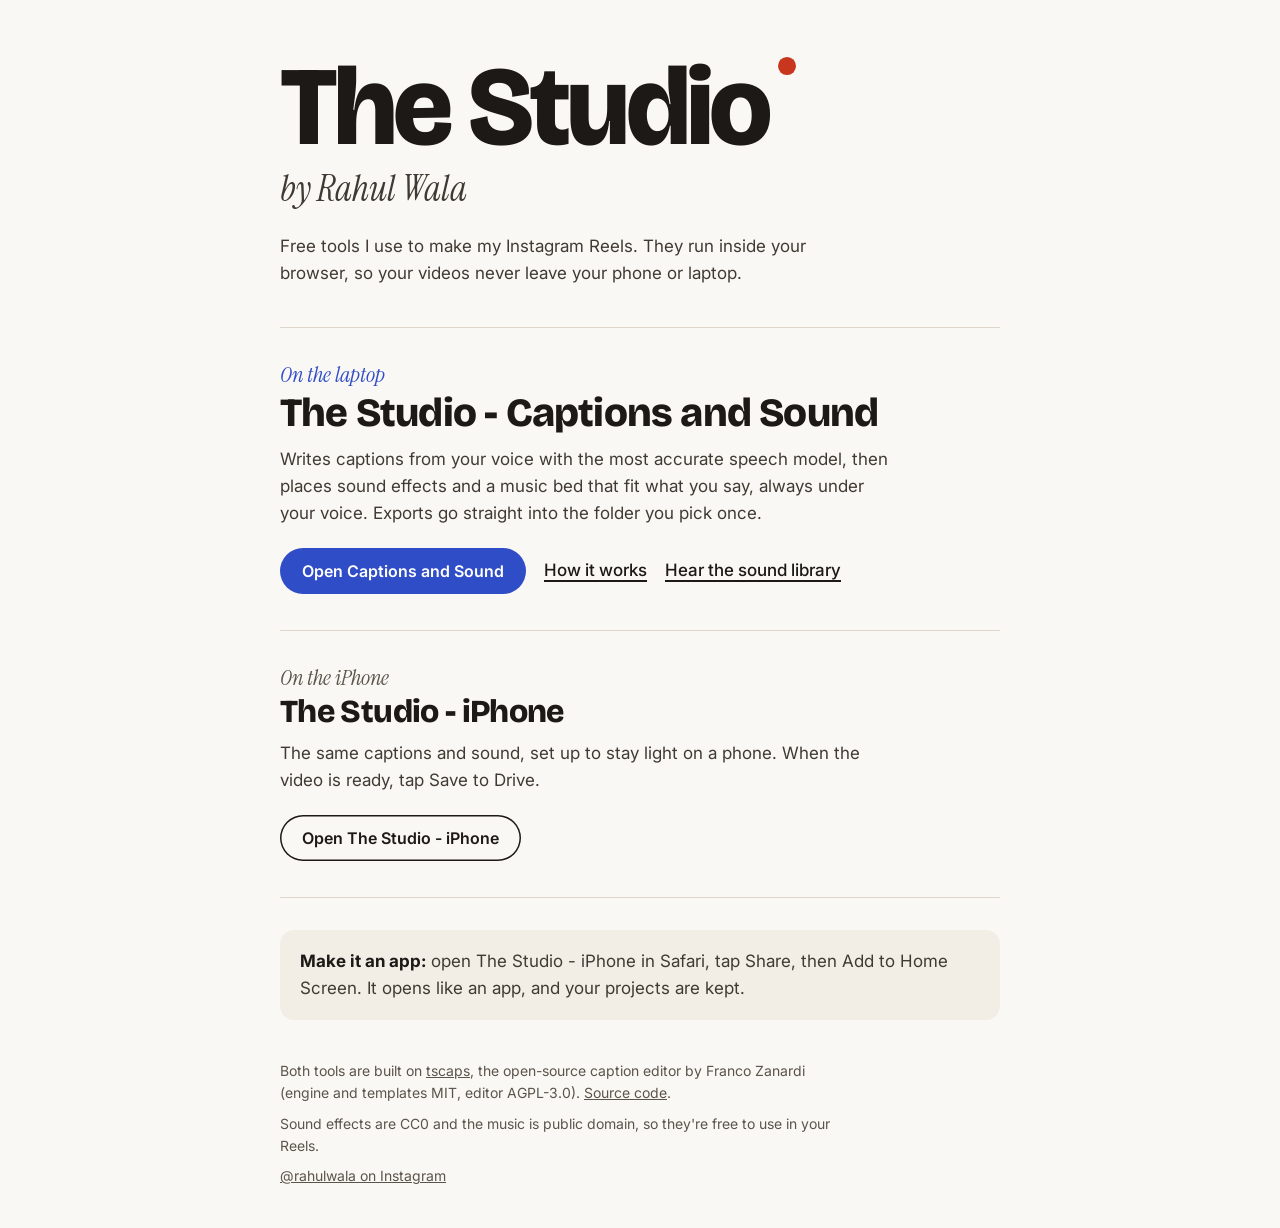
<file: index.html>
<!doctype html>
<html lang="en-GB">
<head>
<meta charset="utf-8">
<meta name="viewport" content="width=device-width, initial-scale=1, viewport-fit=cover">
<title>The Studio by Rahul Wala</title>
<meta name="description" content="Free tools by Rahul Wala for making Instagram Reels: captions, sound effects and music, on the laptop and the iPhone. They run in your browser, so your videos never leave your device.">
<link rel="icon" href="favicon.svg" type="image/svg+xml">
<link rel="preconnect" href="https://fonts.googleapis.com">
<link rel="preconnect" href="https://fonts.gstatic.com" crossorigin>
<link href="https://fonts.googleapis.com/css2?family=Bricolage+Grotesque:opsz,wght@12..96,500;12..96,800&family=Inter:wght@400;500;600&family=Instrument+Serif:ital@1&display=swap" rel="stylesheet">
<style>
  :root {
    --paper: #faf8f4; --paper-2: #f2eee6; --ink: #1c1916; --ink-2: #403a33; --ink-3: #5a544b;
    --rule: #ddd6c9; --accent: #2f4dc7; --accent-ink: #ffffff; --rec: #c8361d;
    --display: 'Bricolage Grotesque', system-ui, sans-serif;
    --body: 'Inter', system-ui, sans-serif;
    --serif: 'Instrument Serif', Georgia, serif;
    color-scheme: light;
  }
  @media (prefers-color-scheme: dark) {
    :root {
      --paper: #08080b; --paper-2: #131318; --ink: #f5f5f5; --ink-2: #cccccc; --ink-3: #a1a1a1;
      --rule: #2a2a33; --accent: #7d97ee; --accent-ink: #08080b; --rec: #ff6b52;
      color-scheme: dark;
    }
  }
  * { box-sizing: border-box; }
  html { -webkit-text-size-adjust: 100%; }
  body {
    margin: 0; background: var(--paper); color: var(--ink);
    font: 400 17px/1.6 var(--body);
    padding: max(24px, env(safe-area-inset-top)) 16px max(32px, env(safe-area-inset-bottom));
  }
  main { max-width: 720px; margin: 0 auto; }
  a { color: inherit; }
  a:focus-visible, .btn:focus-visible { outline: 3px solid var(--accent); outline-offset: 3px; border-radius: 6px; }

  header { padding: 32px 0 40px; border-bottom: 1px solid var(--rule); }
  .mark {
    font: 800 clamp(56px, 16vw, 112px)/0.92 var(--display);
    letter-spacing: -0.035em; margin: 0;
  }
  .mark .rec {
    display: inline-block; width: 0.16em; height: 0.16em; border-radius: 50%;
    background: var(--rec); vertical-align: 0.62em; margin-left: 0.08em;
    animation: rec 2.4s ease-in-out infinite;
  }
  @keyframes rec { 0%, 55% { opacity: 1; } 70%, 85% { opacity: 0.15; } 100% { opacity: 1; } }
  .by { font: italic 400 clamp(26px, 6vw, 36px)/1.1 var(--serif); margin: 10px 0 0; color: var(--ink-2); }
  .lead { margin: 24px 0 0; max-width: 34em; color: var(--ink-2); }

  .tool { padding: 36px 0; border-bottom: 1px solid var(--rule); }
  .tool h2 { font: 800 clamp(30px, 7vw, 40px)/1.05 var(--display); letter-spacing: -0.02em; margin: 0; }
  .tool .start { font: italic 400 22px/1 var(--serif); color: var(--accent); margin: 0 0 6px; }
  .tool.second .start { color: var(--ink-3); }
  .tool p { margin: 12px 0 0; max-width: 36em; color: var(--ink-2); }
  .actions { display: flex; flex-wrap: wrap; gap: 10px 18px; align-items: center; margin-top: 20px; }
  .btn {
    display: inline-block; text-decoration: none; font: 600 16px/1 var(--body);
    padding: 15px 22px; border-radius: 999px; background: var(--accent); color: var(--accent-ink);
  }
  .btn.quiet { background: transparent; color: var(--ink); box-shadow: inset 0 0 0 1.5px var(--ink); }
  .link { font-weight: 500; text-underline-offset: 4px; text-decoration-thickness: 1.5px; }
  .tool.second h2 { font-size: clamp(26px, 6vw, 32px); }

  .phone { margin: 32px 0 0; padding: 18px 20px; background: var(--paper-2); border-radius: 14px; color: var(--ink-2); }
  .phone strong { color: var(--ink); }

  footer { margin-top: 40px; font-size: 14px; line-height: 1.6; color: var(--ink-3); }
  footer p { margin: 0 0 8px; max-width: 40em; }

  @media (prefers-reduced-motion: reduce) { .mark .rec { animation: none; } }
</style>
</head>
<body>
<main>
  <header>
    <h1 class="mark">The Studio<span class="rec" aria-hidden="true"></span></h1>
    <p class="by">by Rahul Wala</p>
    <p class="lead">Free tools I use to make my Instagram Reels. They run inside your browser, so your videos never leave your phone or laptop.</p>
  </header>

  <section class="tool" aria-labelledby="laptop">
    <p class="start">On the laptop</p>
    <h2 id="laptop">The Studio - Captions and Sound</h2>
    <p>Writes captions from your voice with the most accurate speech model, then places sound effects and a music bed that fit what you say, always under your voice. Exports go straight into the folder you pick once.</p>
    <div class="actions">
      <a class="btn" href="/captions-and-sound/">Open Captions and Sound</a>
      <a class="link" href="/The-Studio_SoundSFX/how-it-works.html">How it works</a>
      <a class="link" href="/The-Studio_SoundSFX/sounds/listen.html">Hear the sound library</a>
    </div>
  </section>

  <section class="tool second" aria-labelledby="iphone">
    <p class="start">On the iPhone</p>
    <h2 id="iphone">The Studio - iPhone</h2>
    <p>The same captions and sound, set up to stay light on a phone. When the video is ready, tap Save to Drive.</p>
    <div class="actions">
      <a class="btn quiet" href="/iphone/">Open The Studio - iPhone</a>
    </div>
  </section>

  <p class="phone"><strong>Make it an app:</strong> open The Studio - iPhone in Safari, tap Share, then Add to Home Screen. It opens like an app, and your projects are kept.</p>

  <footer>
    <p>Both tools are built on <a href="https://github.com/francozanardi/tscaps">tscaps</a>, the open-source caption editor by Franco Zanardi (engine and templates MIT, editor AGPL-3.0). <a href="https://github.com/rahulwala10/The-Studio_SoundSFX">Source code</a>.</p>
    <p>Sound effects are CC0 and the music is public domain, so they're free to use in your Reels.</p>
    <p><a href="https://www.instagram.com/rahulwala/">@rahulwala on Instagram</a></p>
  </footer>
</main>
</body>
</html>
</file>
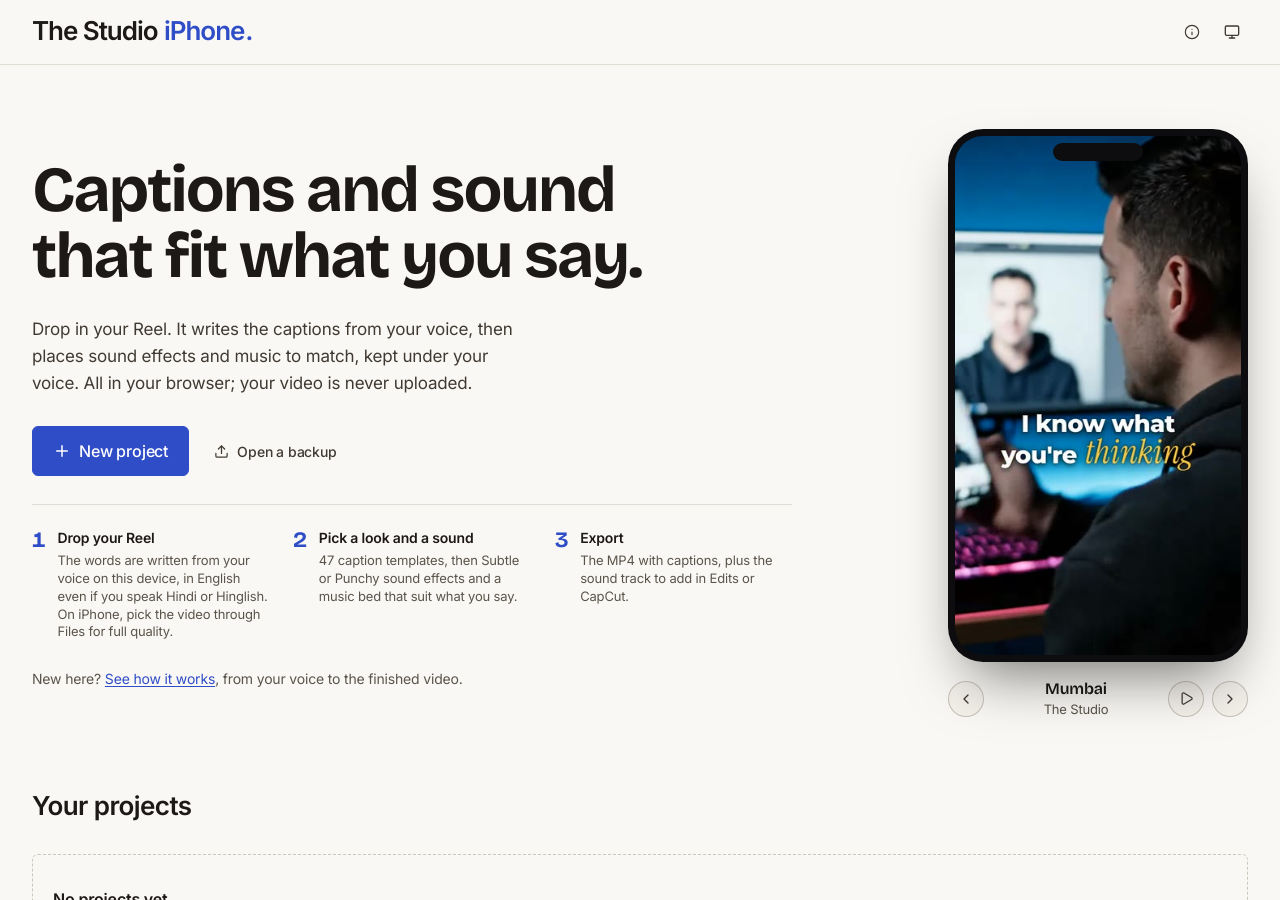
<file: iphone/index.html>
<!doctype html>
<html lang="en">
  <head>
    <meta charset="UTF-8" />
    <script>
      (function () {
        // GitHub Pages may serve this site under a differently-cased path.
        // The router needs the exact base, so normalise it once.
        var base = '/iphone/';
        // A reload deep inside a tool hosted in the home site (/iphone/...)
        // reaches the home site's 404.html, which sends it back here as
        // ?__path=/iphone/...; put the real address back before the app starts.
        try {
          var back = new URLSearchParams(location.search).get('__path');
          if (back && back.toLowerCase().indexOf(base.toLowerCase()) === 0) history.replaceState(null, '', back);
        } catch (e) {}
        var p = location.pathname;
        if (p.toLowerCase().indexOf(base.toLowerCase()) === 0 && p.indexOf(base) !== 0) {
          location.replace(base + p.slice(base.length) + location.search + location.hash);
        } else if (p + '/' === base) {
          location.replace(base + location.search + location.hash);
        }
      })();
    </script>
    
    <meta name="viewport" content="width=device-width, initial-scale=1.0" />
    <link rel="icon" type="image/svg+xml" href="/iphone/favicon.svg" />
    <link rel="apple-touch-icon" href="/iphone/apple-touch-icon.png" />
    <meta name="apple-mobile-web-app-title" content="Studio iPhone" />
    <meta name="application-name" content="The Studio - iPhone" />
    <title>The Studio - iPhone · captions, sound effects and music for Reels</title>
    <meta name="description" content="The Studio - iPhone: captions, sound effects and background music placed to fit what you say, for Instagram Reels, by Rahul Wala. Built on tscaps by Franco Zanardi." />
    <meta name="theme-color" content="#08080B" media="(prefers-color-scheme: dark)" />
    <meta name="theme-color" content="#FAF8F4" media="(prefers-color-scheme: light)" />
    <script>
      (function () {
        try {
          var stored = localStorage.getItem('tscaps:theme');
          var theme = stored === 'light' || stored === 'dark'
            ? stored
            : (window.matchMedia('(prefers-color-scheme: light)').matches ? 'light' : 'dark');
          document.documentElement.setAttribute('data-theme', theme);
        } catch (_) {
          document.documentElement.setAttribute('data-theme', 'dark');
        }
      })();
    </script>
    <style>
      .app-boot-splash {
        position: fixed;
        inset: 0;
        font-family: 'Inter', system-ui, -apple-system, sans-serif;
        font-weight: 600;
        letter-spacing: -0.04em;
        font-size: 1.5rem;
        display: flex;
        align-items: center;
        justify-content: center;
        background: rgb(8, 8, 11);
        color: rgb(245, 245, 245);
      }
      [data-theme="light"] .app-boot-splash {
        background: rgb(250, 248, 244);
        color: rgb(20, 20, 24);
      }
      .app-boot-splash__mark {
        display: inline-flex;
        align-items: baseline;
      }
      .app-boot-splash__accent { color: rgb(91, 123, 230); }
      .app-boot-splash__dot {
        color: rgb(91, 123, 230);
        margin-left: 1px;
        animation: app-boot-splash-dot-blink 1.4s ease-in-out infinite;
      }
      @keyframes app-boot-splash-dot-blink {
        0%, 100% { opacity: 1; }
        50% { opacity: 0.25; }
      }
    </style>
    <script type="module" crossorigin src="/iphone/assets/index-D7Rji69L.js"></script>
    <link rel="modulepreload" crossorigin href="/iphone/assets/index-YXPST7q1.js">
  </head>
  <body>
    <div id="root">
      <div class="app-boot-splash" role="status" aria-label="Loading">
        <span class="app-boot-splash__mark">
          <span>The Studio</span>
          <span class="app-boot-splash__accent" style="margin-left:0.25em">Sound</span>
          <span class="app-boot-splash__dot">.</span>
        </span>
      </div>
    </div>
  </body>
</html>
</file>
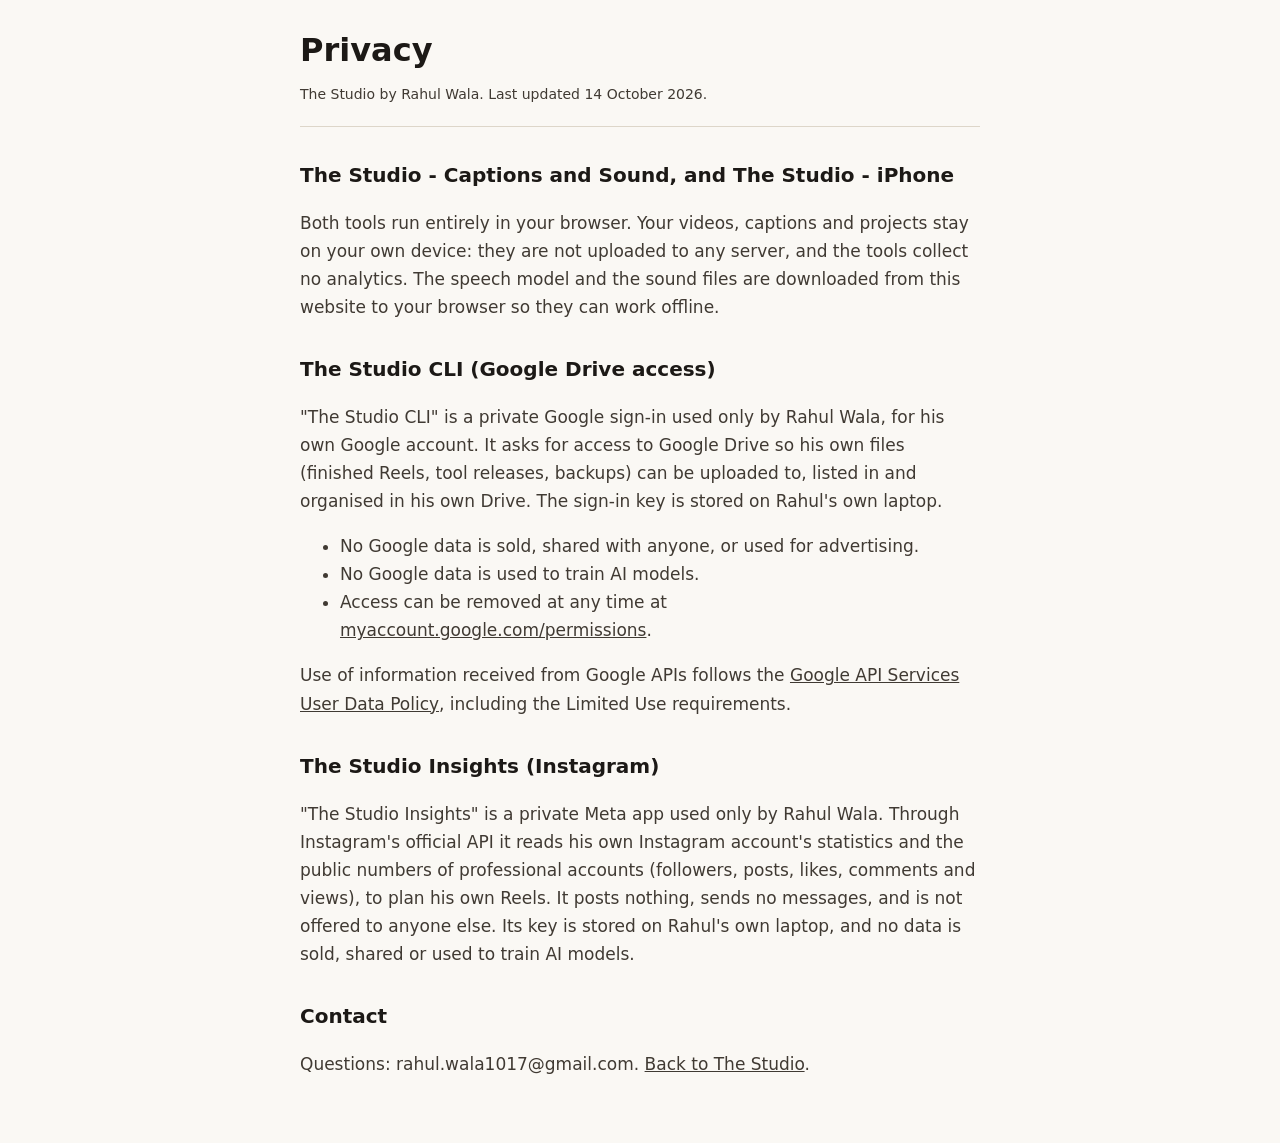
<file: privacy.html>
<!doctype html>
<html lang="en-GB">
<head>
<meta charset="utf-8">
<meta name="viewport" content="width=device-width, initial-scale=1">
<title>Privacy: The Studio by Rahul Wala</title>
<link rel="icon" href="favicon.svg" type="image/svg+xml">
<style>
  :root { --paper: #faf8f4; --ink: #1c1916; --ink-2: #403a33; --rule: #ddd6c9; color-scheme: light; }
  @media (prefers-color-scheme: dark) { :root { --paper: #08080b; --ink: #f5f5f5; --ink-2: #cccccc; --rule: #2a2a33; color-scheme: dark; } }
  body { margin: 0; background: var(--paper); color: var(--ink); font: 400 17px/1.65 system-ui, sans-serif; padding: 32px 16px 48px; }
  main { max-width: 680px; margin: 0 auto; }
  h1 { font-size: 32px; line-height: 1.15; margin: 0 0 8px; }
  h2 { font-size: 20px; margin: 32px 0 6px; }
  p, li { color: var(--ink-2); }
  a { color: inherit; }
  .updated { font-size: 14px; border-bottom: 1px solid var(--rule); padding-bottom: 20px; }
</style>
</head>
<body>
<main>
  <h1>Privacy</h1>
  <p class="updated">The Studio by Rahul Wala. Last updated 14 October 2026.</p>

  <h2>The Studio - Captions and Sound, and The Studio - iPhone</h2>
  <p>Both tools run entirely in your browser. Your videos, captions and projects stay on your own device: they are not uploaded to any server, and the tools collect no analytics. The speech model and the sound files are downloaded from this website to your browser so they can work offline.</p>

  <h2>The Studio CLI (Google Drive access)</h2>
  <p>"The Studio CLI" is a private Google sign-in used only by Rahul Wala, for his own Google account. It asks for access to Google Drive so his own files (finished Reels, tool releases, backups) can be uploaded to, listed in and organised in his own Drive. The sign-in key is stored on Rahul's own laptop.</p>
  <ul>
    <li>No Google data is sold, shared with anyone, or used for advertising.</li>
    <li>No Google data is used to train AI models.</li>
    <li>Access can be removed at any time at <a href="https://myaccount.google.com/permissions">myaccount.google.com/permissions</a>.</li>
  </ul>
  <p>Use of information received from Google APIs follows the <a href="https://developers.google.com/terms/api-services-user-data-policy">Google API Services User Data Policy</a>, including the Limited Use requirements.</p>

  <h2>The Studio Insights (Instagram)</h2>
  <p>"The Studio Insights" is a private Meta app used only by Rahul Wala. Through Instagram's official API it reads his own Instagram account's statistics and the public numbers of professional accounts (followers, posts, likes, comments and views), to plan his own Reels. It posts nothing, sends no messages, and is not offered to anyone else. Its key is stored on Rahul's own laptop, and no data is sold, shared or used to train AI models.</p>

  <h2>Contact</h2>
  <p>Questions: rahul.wala1017@gmail.com. <a href="./">Back to The Studio</a>.</p>
</main>
</body>
</html>
</file>
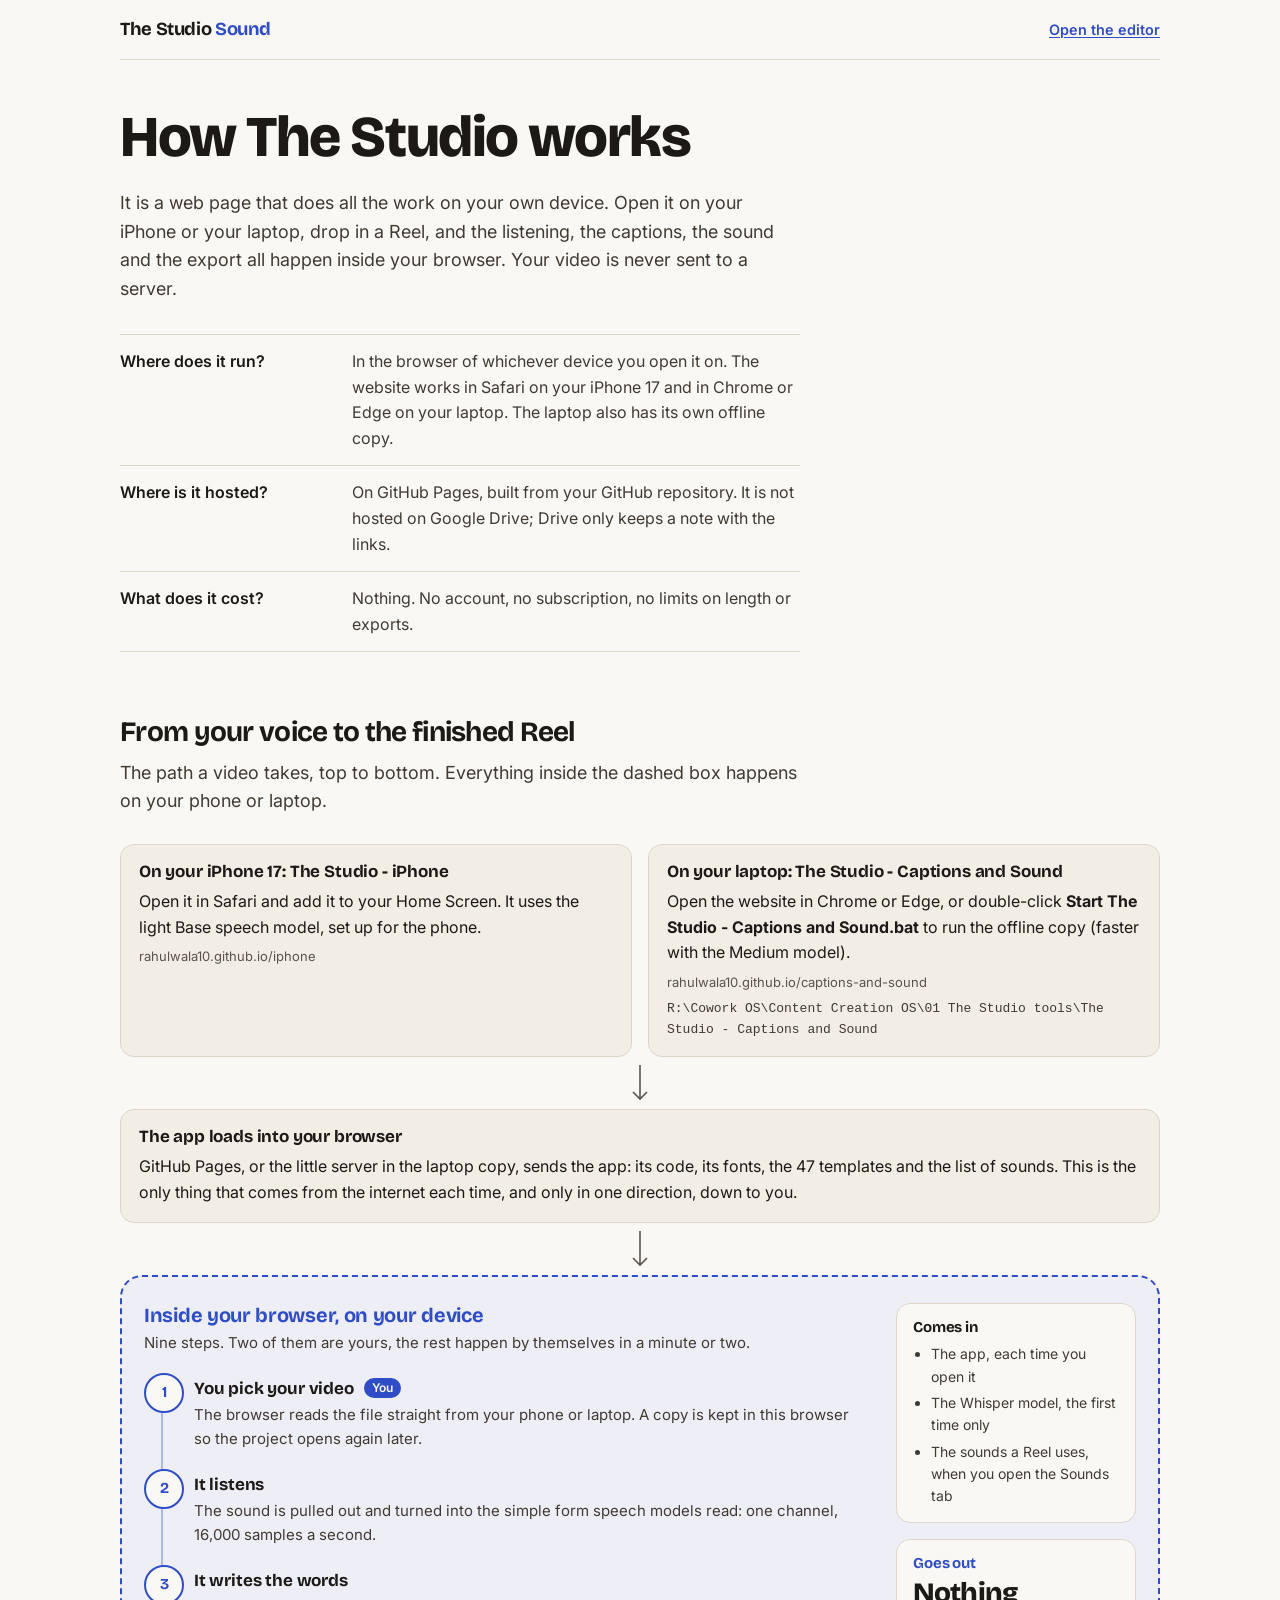
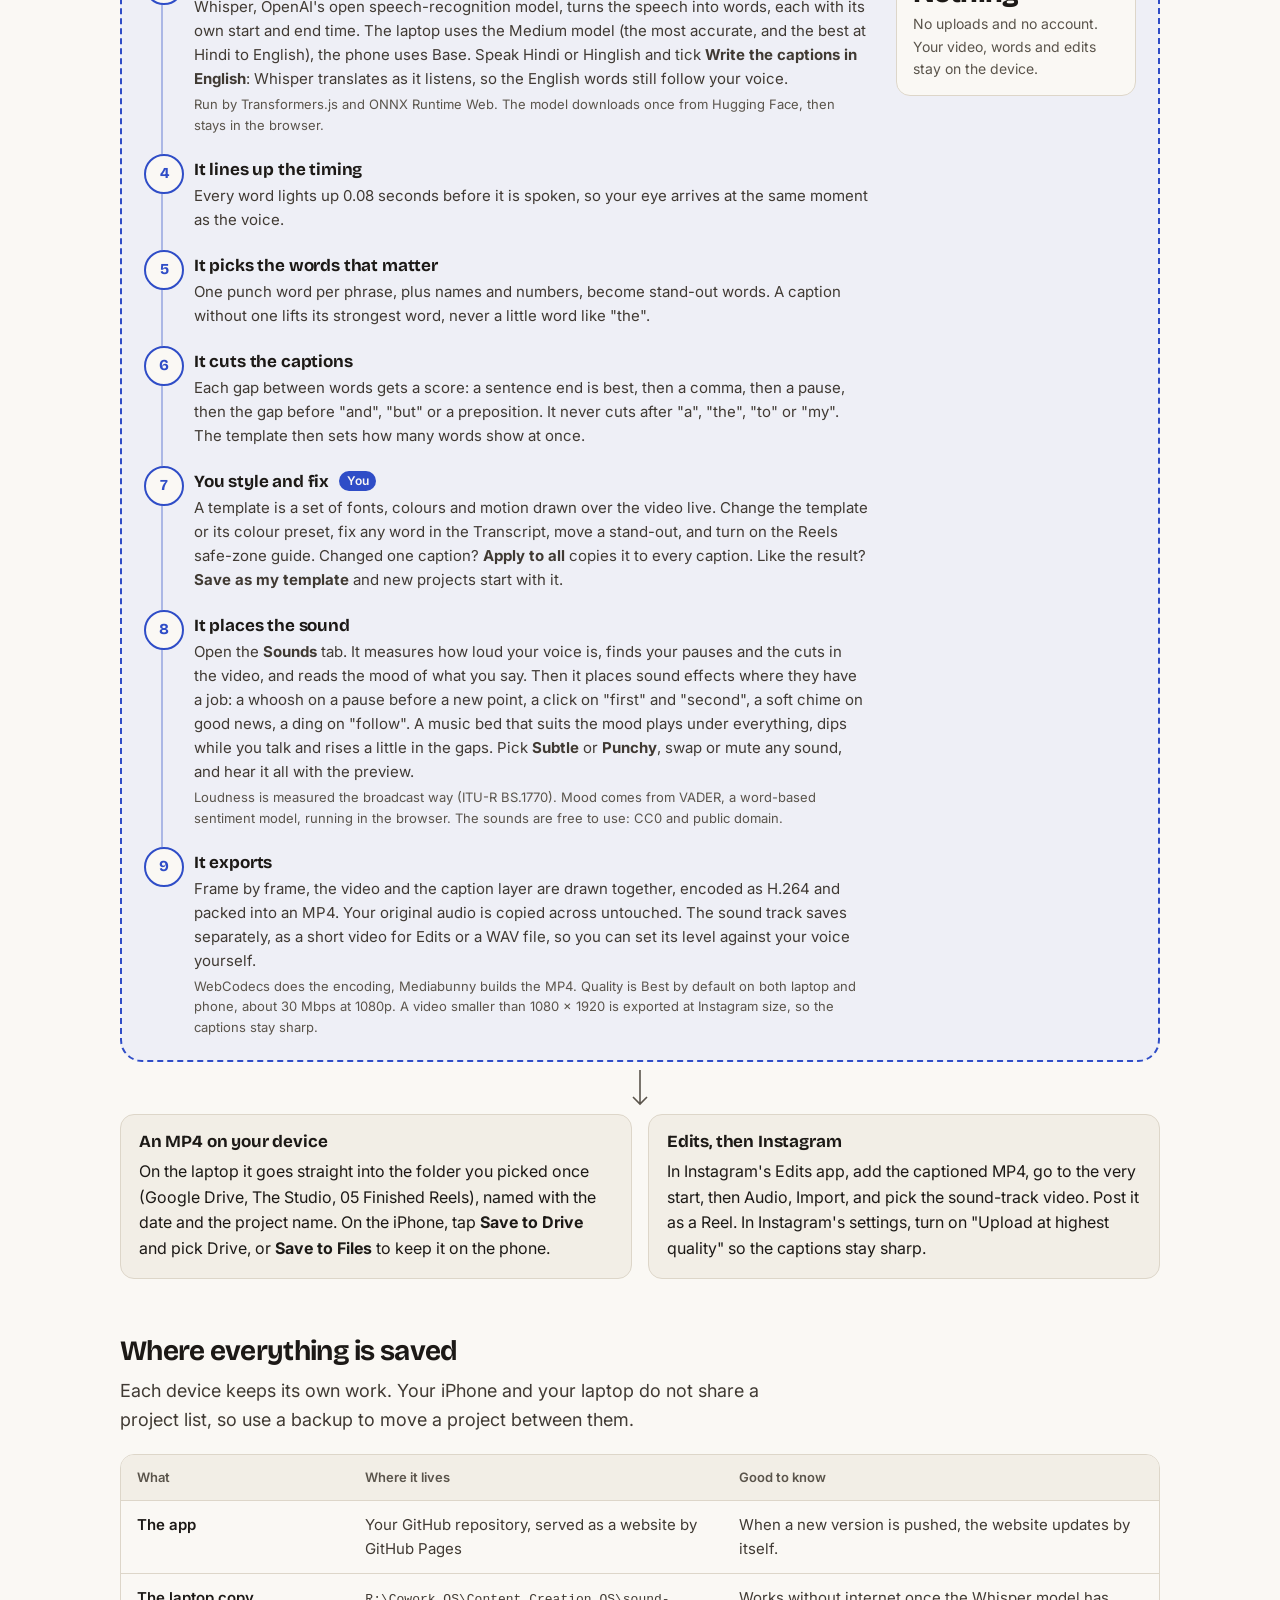
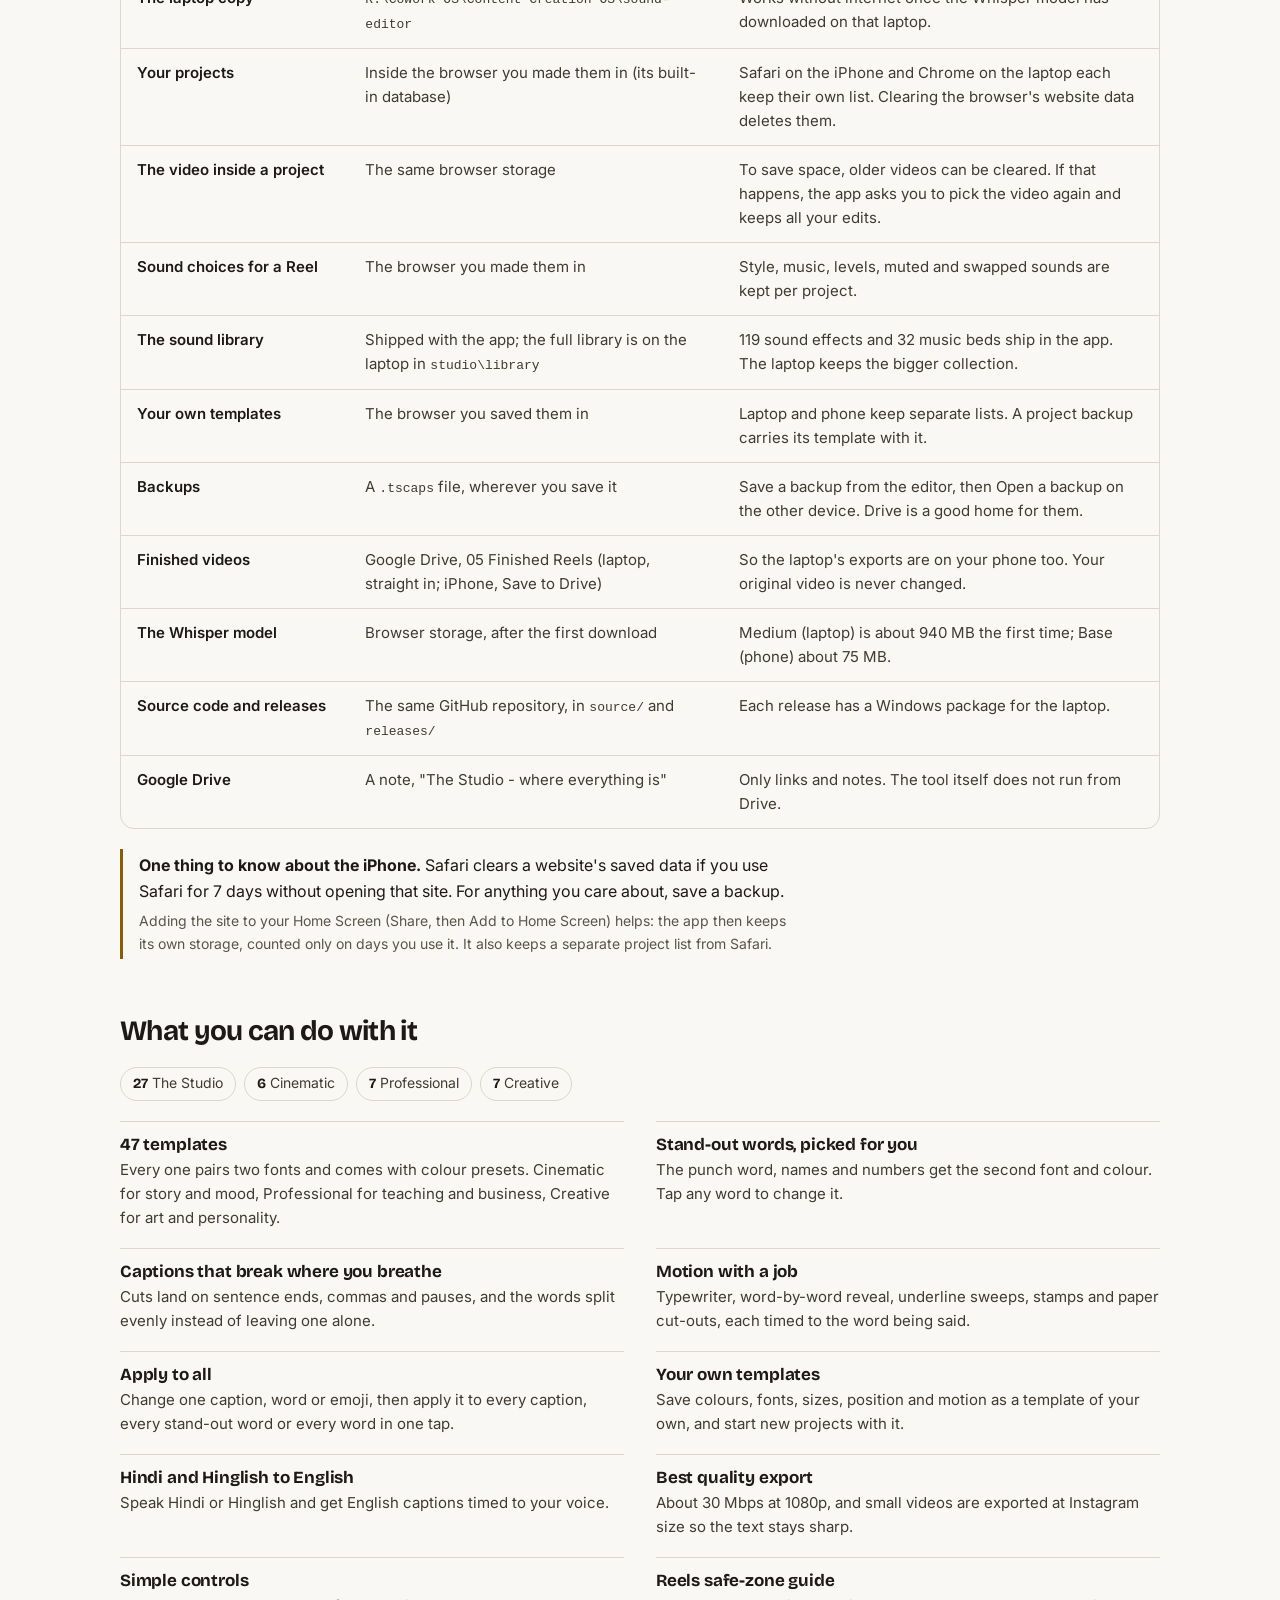
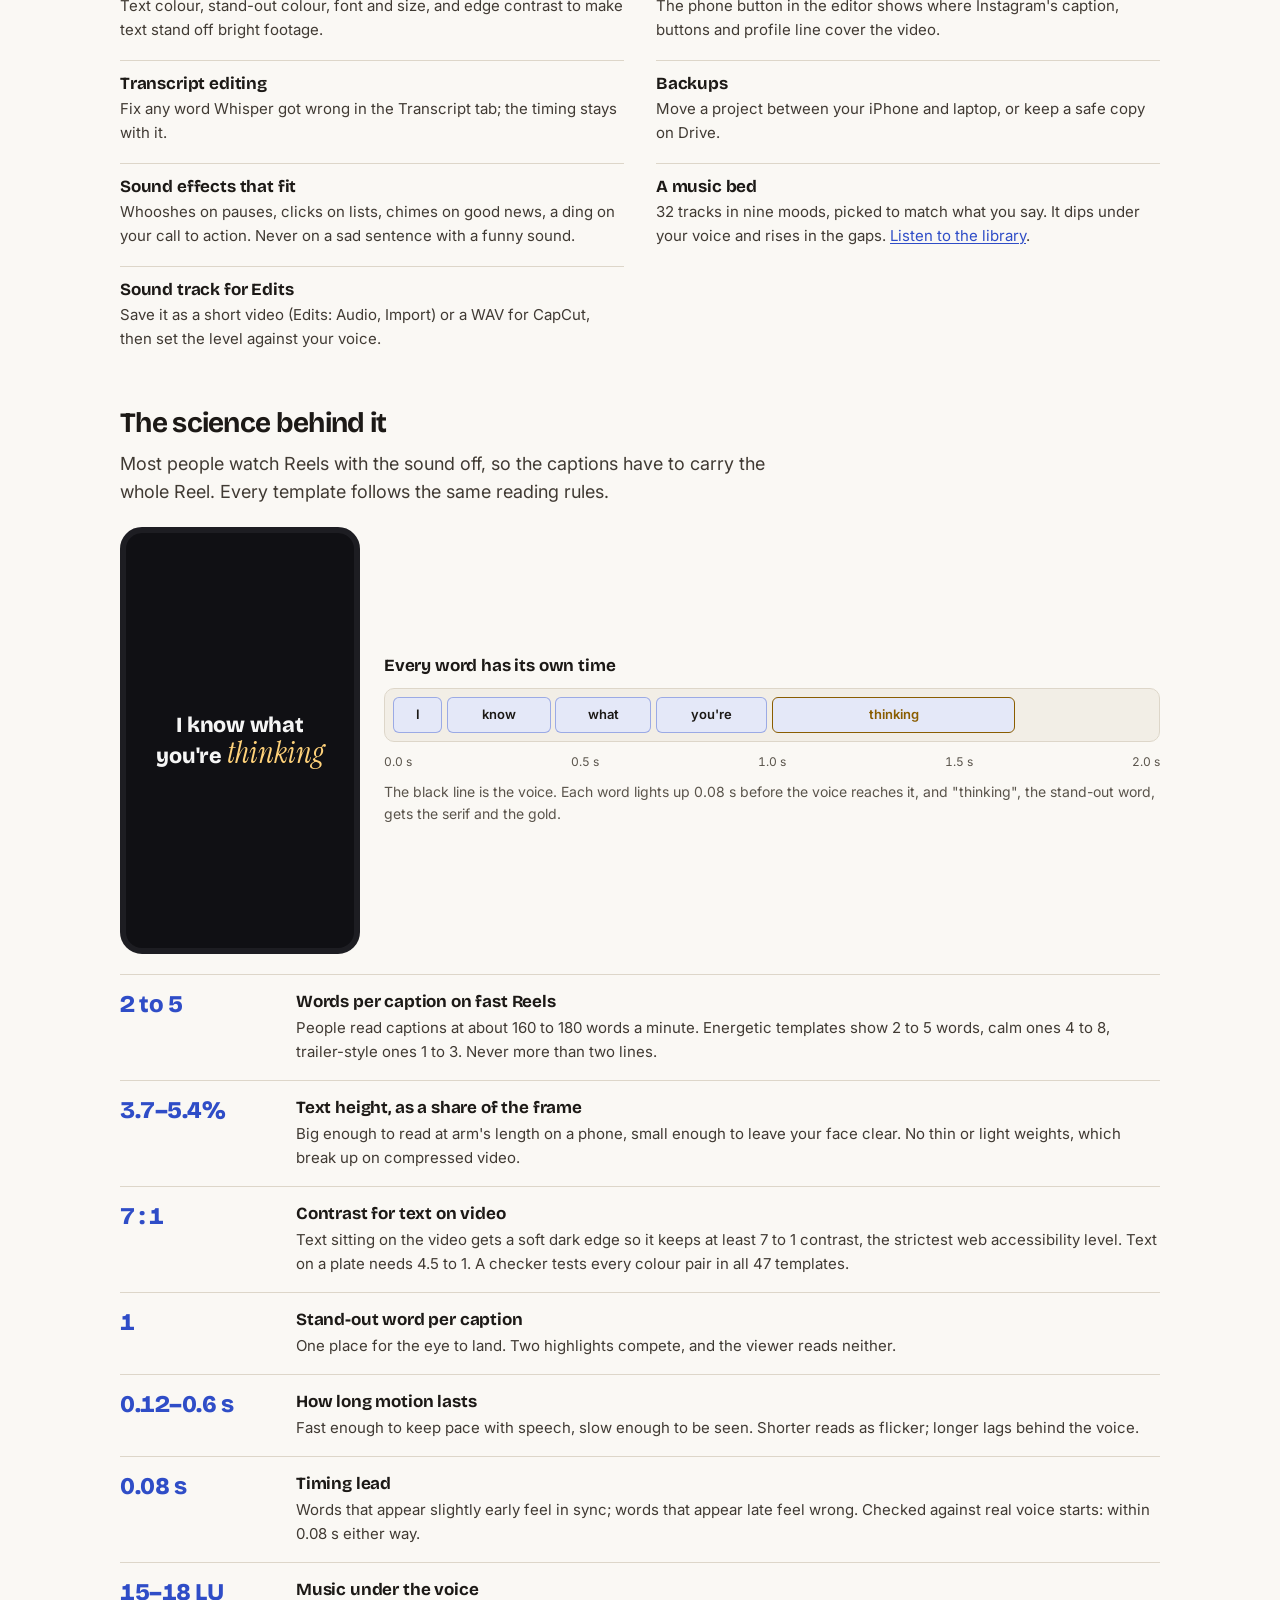
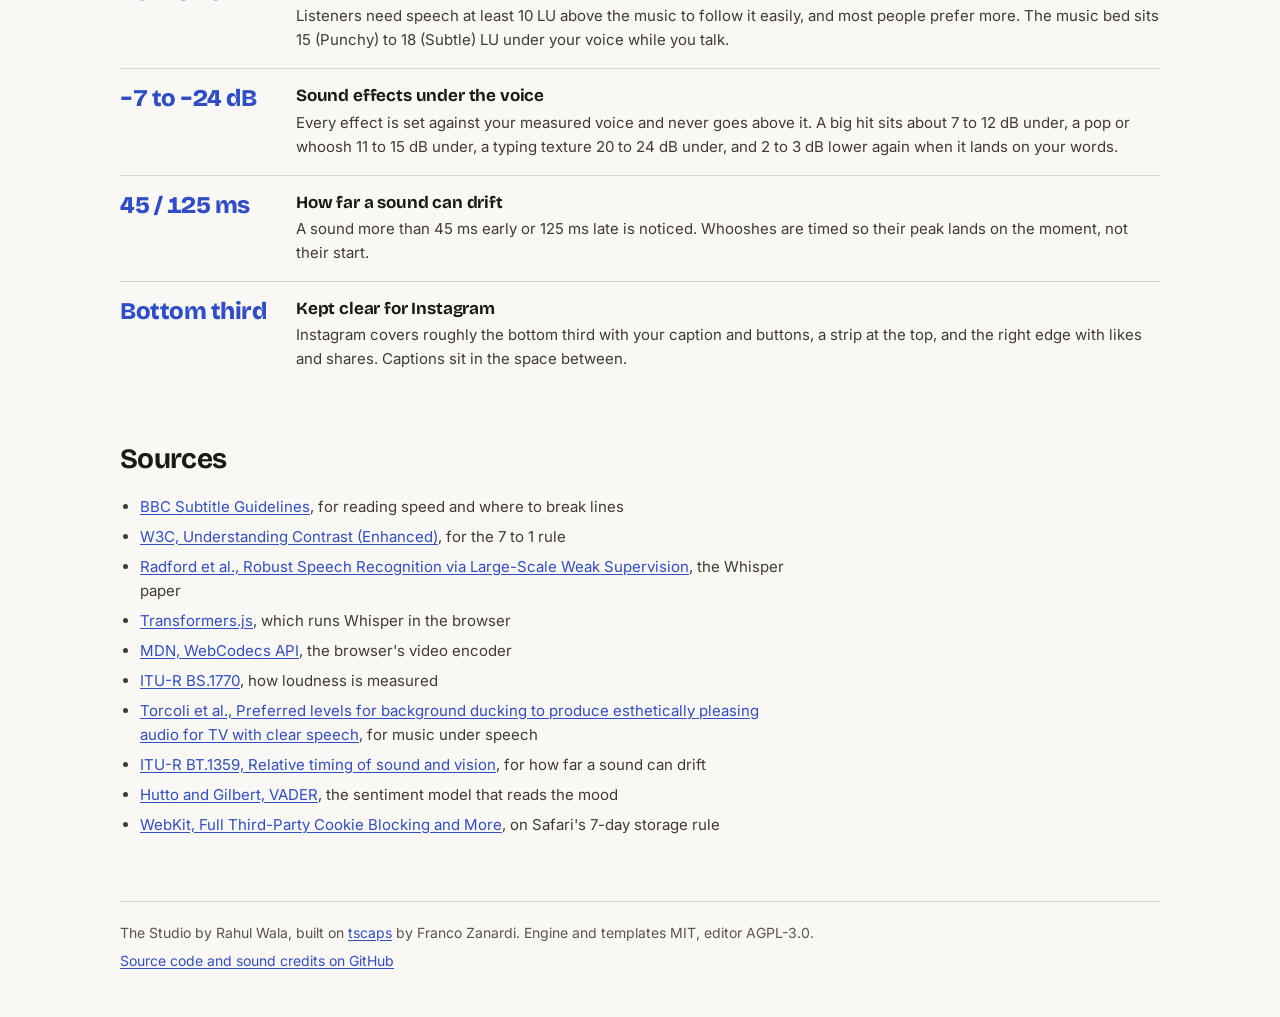
<file: iphone/how-it-works.html>
<!doctype html>
<html lang="en">
<head>
<meta charset="utf-8">
<meta name="viewport" content="width=device-width, initial-scale=1, viewport-fit=cover">
<meta name="description" content="Where The Studio runs, where your work is saved, and how a video becomes a Reel with captions, sound effects and music.">
<link rel="icon" href="./favicon.svg" type="image/svg+xml">
<title>How The Studio works</title>
<link rel="preconnect" href="https://fonts.googleapis.com">
<link rel="preconnect" href="https://fonts.gstatic.com" crossorigin>
<link rel="stylesheet" href="https://fonts.googleapis.com/css2?family=Bricolage+Grotesque:opsz,wght@12..96,500;12..96,700;12..96,800&family=Inter:wght@400;500;600&family=Instrument+Serif:ital@1&display=swap">
<style>
/* Layout: one left-aligned reading column; the flowchart breaks wider as the page's one bold element. */
:root {
  --paper: #faf8f4;      /* the app's light ground */
  --paper-2: #f2eee6;    /* raised panels */
  --ink: #1c1916;        /* text */
  --ink-2: #403a33;      /* secondary text */
  --ink-3: #5a544b;      /* notes */
  --rule: #ddd6c9;       /* lines */
  --accent: #2f4dc7;     /* the app's blue */
  --accent-soft: #e4e8f8;
  --gold: #8a5d00;       /* the stand-out word */
  --screen: #101014;     /* the caption demo's video frame */
  --screen-ink: #f5f5f5;
  --screen-gold: #ffd27a;
  --font-display: 'Bricolage Grotesque', 'Inter', system-ui, sans-serif;
  --font-body: 'Inter', system-ui, -apple-system, 'Segoe UI', sans-serif;
  --font-serif: 'Instrument Serif', Georgia, serif;
}
@media (prefers-color-scheme: dark) {
  :root:not([data-theme="light"]) {
    --paper: #08080b; --paper-2: #131318; --ink: #f5f5f5; --ink-2: #cccccc; --ink-3: #a1a1a1;
    --rule: #2a2a33; --accent: #7d97ee; --accent-soft: #171c33; --gold: #ffd27a;
    --screen: #000000; --screen-ink: #f5f5f5; --screen-gold: #ffd27a;
    color-scheme: dark;
  }
}
:root[data-theme="dark"] {
  --paper: #08080b; --paper-2: #131318; --ink: #f5f5f5; --ink-2: #cccccc; --ink-3: #a1a1a1;
  --rule: #2a2a33; --accent: #7d97ee; --accent-soft: #171c33; --gold: #ffd27a;
  --screen: #000000; --screen-ink: #f5f5f5; --screen-gold: #ffd27a;
  color-scheme: dark;
}

* { box-sizing: border-box; }
body {
  margin: 0;
  background: var(--paper);
  color: var(--ink);
  font: 400 1rem/1.6 var(--font-body);
  -webkit-font-smoothing: antialiased;
}
.page { padding-inline: 20px; padding-block: 0 48px; }
.wrap { max-width: 1040px; margin-inline: auto; }
.read { max-width: 680px; }
a { color: var(--accent); text-underline-offset: 2px; }
a:focus-visible, button:focus-visible { outline: 2px solid var(--accent); outline-offset: 3px; border-radius: 4px; }

/* Top bar */
.bar { display: flex; align-items: center; justify-content: space-between; gap: 16px; padding-block: 18px; border-bottom: 1px solid var(--rule); }
.mark { font: 700 1.15rem/1 var(--font-display); letter-spacing: -0.02em; color: var(--ink); text-decoration: none; }
.mark span { color: var(--accent); }
.open { font-weight: 600; font-size: 0.9rem; }

/* Type scale: 0.8125 / 0.9375 / 1 / 1.25 / 1.75 / clamp(2.2,6vw,3.6) */
h1, h2, h3 { font-family: var(--font-display); text-wrap: balance; margin: 0; letter-spacing: -0.025em; }
h1 { font-size: clamp(2.2rem, 6vw, 3.6rem); line-height: 1.02; font-weight: 800; }
h2 { font-size: 1.75rem; line-height: 1.15; font-weight: 700; }
h3 { font-size: 1.0625rem; line-height: 1.3; font-weight: 700; letter-spacing: -0.01em; }
p { margin: 0; }
.lead { font-size: 1.125rem; color: var(--ink-2); }
.note { font-size: 0.875rem; color: var(--ink-3); }

section { padding-block: 56px 0; display: flex; flex-direction: column; gap: 20px; }
.hero { padding-block: 48px 8px; gap: 22px; }

/* Quick answers */
.answers { display: grid; gap: 0; margin: 8px 0 0; border-top: 1px solid var(--rule); }
.answers div { display: grid; grid-template-columns: minmax(0, 13rem) minmax(0, 1fr); gap: 4px 24px; padding-block: 14px; border-bottom: 1px solid var(--rule); }
.answers dt { font-weight: 600; }
.answers dd { margin: 0; color: var(--ink-2); }
@media (max-width: 640px) { .answers div { grid-template-columns: minmax(0, 1fr); } }

/* ---------- The flowchart ---------- */
.flow { display: flex; flex-direction: column; align-items: stretch; gap: 0; margin-top: 8px; }
.devices { display: grid; grid-template-columns: repeat(2, minmax(0, 1fr)); gap: 16px; }
@media (max-width: 720px) { .devices { grid-template-columns: minmax(0, 1fr); } }
.node {
  background: var(--paper-2); border: 1px solid var(--rule); border-radius: 14px;
  padding: 16px 18px; display: flex; flex-direction: column; gap: 6px; min-width: 0;
}
.node .where { font-size: 0.8125rem; color: var(--ink-3); }
.node code, .path { font-family: ui-monospace, 'Cascadia Mono', Consolas, monospace; font-size: 0.8125rem; overflow-wrap: anywhere; color: var(--ink-2); }
.arrow { display: flex; justify-content: center; padding-block: 6px; }
.arrow svg { width: 24px; height: 40px; }
.arrow svg path { stroke: var(--ink-3); fill: none; stroke-width: 1.6; }
.arrow-label { display: flex; align-items: center; justify-content: center; gap: 10px; padding-block: 4px; font-size: 0.8125rem; color: var(--ink-3); text-align: center; }

.device { position: relative; overflow: hidden; }
.boundary {
  position: relative; border: 2px dashed var(--accent); border-radius: 22px;
  padding: 26px 22px 22px; background: color-mix(in srgb, var(--accent-soft) 55%, transparent);
  display: grid; grid-template-columns: minmax(0, 1fr) minmax(0, 15rem); gap: 28px;
}
@media (max-width: 860px) { .boundary { grid-template-columns: minmax(0, 1fr); padding: 22px 16px 18px; } }
.boundary-title { font: 700 1.25rem/1.2 var(--font-display); color: var(--accent); letter-spacing: -0.015em; }
.boundary-sub { font-size: 0.9375rem; color: var(--ink-2); margin-top: 4px; }

.steps { list-style: none; margin: 18px 0 0; padding: 0; counter-reset: step; display: flex; flex-direction: column; }
.steps li { counter-increment: step; position: relative; display: grid; grid-template-columns: 2.25rem minmax(0, 1fr); gap: 14px; padding-bottom: 18px; }
.steps li::before {
  content: counter(step); width: 2.25rem; height: 2.25rem; border-radius: 50%;
  display: grid; place-items: center; background: var(--paper); border: 2px solid var(--accent);
  color: var(--accent); font: 700 0.95rem/1 var(--font-display); position: relative; z-index: 1;
}
.steps li:not(:last-child)::after { content: ""; position: absolute; left: calc(1.125rem - 1px); top: 2.25rem; bottom: 0; width: 2px; background: var(--accent); opacity: 0.35; }
.steps li:last-child { padding-bottom: 0; }
.step-body { display: flex; flex-direction: column; gap: 3px; padding-top: 5px; min-width: 0; }
.step-body p { color: var(--ink-2); font-size: 0.9375rem; }
.step-body .tech { font-size: 0.8125rem; color: var(--ink-3); }
.you { display: inline-block; margin-left: 6px; padding: 1px 8px; border-radius: 999px; background: var(--accent); color: var(--paper); font: 600 0.75rem/1.5 var(--font-body); vertical-align: 2px; }

.ledger { display: flex; flex-direction: column; gap: 16px; align-self: start; position: sticky; top: 16px; }
@media (max-width: 860px) { .ledger { position: static; } }
.ledger-box { border-radius: 14px; padding: 14px 16px; background: var(--paper); border: 1px solid var(--rule); display: flex; flex-direction: column; gap: 6px; }
.ledger-box h3 { font-size: 0.9375rem; }
.ledger-box ul { margin: 0; padding-left: 18px; color: var(--ink-2); font-size: 0.875rem; display: flex; flex-direction: column; gap: 4px; }
.ledger-box.out h3 { color: var(--accent); }
.ledger-box.out p { font: 800 1.75rem/1 var(--font-display); letter-spacing: -0.03em; }

.exit { display: grid; grid-template-columns: repeat(2, minmax(0, 1fr)); gap: 16px; }
@media (max-width: 720px) { .exit { grid-template-columns: minmax(0, 1fr); } }

/* ---------- Saved table ---------- */
.table-scroll { overflow-x: auto; border: 1px solid var(--rule); border-radius: 14px; }
table { width: 100%; border-collapse: collapse; min-width: 620px; font-size: 0.9375rem; }
th, td { text-align: left; vertical-align: top; padding: 12px 16px; border-bottom: 1px solid var(--rule); }
thead th { font-size: 0.8125rem; font-weight: 600; color: var(--ink-3); background: var(--paper-2); }
tbody tr:last-child th, tbody tr:last-child td { border-bottom: 0; }
tbody th { font-weight: 600; width: 22%; }
td.where { width: 36%; }
td { color: var(--ink-2); }
.warn { border-left: 3px solid var(--gold); padding: 4px 0 4px 16px; }
.warn p + p { margin-top: 6px; }

/* ---------- Features ---------- */
.features { list-style: none; margin: 0; padding: 0; display: grid; grid-template-columns: repeat(2, minmax(0, 1fr)); gap: 18px 32px; }
@media (max-width: 720px) { .features { grid-template-columns: minmax(0, 1fr); } }
.features li { display: flex; flex-direction: column; gap: 2px; padding-top: 12px; border-top: 1px solid var(--rule); min-width: 0; }
.features p { color: var(--ink-2); font-size: 0.9375rem; }
.groups { display: flex; flex-wrap: wrap; gap: 8px; }
.group { border: 1px solid var(--rule); border-radius: 999px; padding: 4px 12px; font-size: 0.875rem; color: var(--ink-2); }
.group b { font-family: var(--font-display); color: var(--ink); margin-right: 4px; }

/* ---------- Caption timing demo ---------- */
.demo { display: grid; grid-template-columns: minmax(0, 15rem) minmax(0, 1fr); gap: 24px; align-items: center; }
@media (max-width: 720px) { .demo { grid-template-columns: minmax(0, 1fr); } }
.frame {
  aspect-ratio: 9 / 16; max-width: 100%; width: 15rem; border-radius: 22px; background: var(--screen);
  border: 6px solid #1d1d22; display: flex; align-items: center; justify-content: center; padding: 16px;
  margin-inline: auto;
}
.cap { text-align: center; font: 800 1.35rem/1.15 var(--font-display); letter-spacing: -0.01em; color: var(--screen-ink); }
.cap span { opacity: 0.32; transition: opacity 0.12s linear; }
.cap span.on { opacity: 1; }
.cap .hero-word { font: italic 400 1.9rem/1 var(--font-serif); color: var(--screen-gold); letter-spacing: 0; }
.track { display: flex; flex-direction: column; gap: 10px; min-width: 0; }
.lane { position: relative; height: 54px; border-radius: 10px; background: var(--paper-2); border: 1px solid var(--rule); overflow: hidden; }
.chip { position: absolute; top: 8px; bottom: 8px; border-radius: 6px; background: var(--accent-soft); border: 1px solid color-mix(in srgb, var(--accent) 40%, transparent); display: flex; align-items: center; justify-content: center; font-size: 0.8125rem; font-weight: 600; color: var(--ink); overflow: hidden; white-space: nowrap; }
.chip.gold { border-color: var(--gold); color: var(--gold); }
.chip.on { background: var(--accent); color: var(--paper); border-color: var(--accent); }
.chip.gold.on { background: var(--gold); color: var(--paper); border-color: var(--gold); }
.voice { position: absolute; top: 0; bottom: 0; width: 2px; background: var(--ink); }
.ticks { display: flex; justify-content: space-between; font-size: 0.75rem; color: var(--ink-3); font-variant-numeric: tabular-nums; }
.demo-note { font-size: 0.875rem; color: var(--ink-3); }

/* ---------- Science ---------- */
.rules { list-style: none; margin: 0; padding: 0; display: flex; flex-direction: column; }
.rules li { display: grid; grid-template-columns: minmax(0, 9.5rem) minmax(0, 1fr); gap: 4px 24px; padding-block: 16px; border-top: 1px solid var(--rule); }
.rules .num { font: 800 1.5rem/1.1 var(--font-display); letter-spacing: -0.02em; color: var(--accent); font-variant-numeric: tabular-nums; }
.rules .why { display: flex; flex-direction: column; gap: 3px; }
.rules .why p { color: var(--ink-2); font-size: 0.9375rem; }
@media (max-width: 640px) { .rules li { grid-template-columns: minmax(0, 1fr); } }

.sources { margin: 0; padding-left: 20px; display: flex; flex-direction: column; gap: 6px; font-size: 0.9375rem; color: var(--ink-2); }
footer { margin-top: 64px; padding-top: 20px; border-top: 1px solid var(--rule); font-size: 0.875rem; color: var(--ink-3); display: flex; flex-direction: column; gap: 6px; }

@media (prefers-reduced-motion: reduce) { .cap span { transition: none; } }
</style>
</head>
<body>


<div class="page">
<div class="wrap">
  <header class="bar">
    <a class="mark" href="./">The Studio <span>Sound</span></a>
    <a class="open" href="./">Open the editor</a>
  </header>

  <section class="hero read">
    <h1>How The Studio works</h1>
    <p class="lead">It is a web page that does all the work on your own device. Open it on your iPhone or your laptop, drop in a Reel, and the listening, the captions, the sound and the export all happen inside your browser. Your video is never sent to a server.</p>
    <dl class="answers">
      <div><dt>Where does it run?</dt><dd>In the browser of whichever device you open it on. The website works in Safari on your iPhone 17 and in Chrome or Edge on your laptop. The laptop also has its own offline copy.</dd></div>
      <div><dt>Where is it hosted?</dt><dd>On GitHub Pages, built from your GitHub repository. It is not hosted on Google Drive; Drive only keeps a note with the links.</dd></div>
      <div><dt>What does it cost?</dt><dd>Nothing. No account, no subscription, no limits on length or exports.</dd></div>
    </dl>
  </section>

  <section aria-labelledby="flow-title">
    <div class="read">
      <h2 id="flow-title">From your voice to the finished Reel</h2>
      <p class="lead" style="margin-top:10px">The path a video takes, top to bottom. Everything inside the dashed box happens on your phone or laptop.</p>
    </div>

    <div class="flow">
      <div class="devices">
        <div class="node device">
          <h3>On your iPhone 17: The Studio - iPhone</h3>
          <p>Open it in Safari and add it to your Home Screen. It uses the light Base speech model, set up for the phone.</p>
          <p class="where">rahulwala10.github.io/iphone</p>
        </div>
        <div class="node device">
          <h3>On your laptop: The Studio - Captions and Sound</h3>
          <p>Open the website in Chrome or Edge, or double-click <b>Start The Studio - Captions and Sound.bat</b> to run the offline copy (faster with the Medium model).</p>
          <p class="where">rahulwala10.github.io/captions-and-sound</p>
          <p class="path">R:\Cowork OS\Content Creation OS\01 The Studio tools\The Studio - Captions and Sound</p>
        </div>
      </div>

      <div class="arrow" aria-hidden="true"><svg viewBox="0 0 24 40"><path d="M12 2v34M5 29l7 7 7-7"/></svg></div>

      <div class="node">
        <h3>The app loads into your browser</h3>
        <p>GitHub Pages, or the little server in the laptop copy, sends the app: its code, its fonts, the 47 templates and the list of sounds. This is the only thing that comes from the internet each time, and only in one direction, down to you.</p>
      </div>

      <div class="arrow" aria-hidden="true"><svg viewBox="0 0 24 40"><path d="M12 2v34M5 29l7 7 7-7"/></svg></div>

      <div class="boundary" role="group" aria-labelledby="box-title">
        <div>
          <p class="boundary-title" id="box-title">Inside your browser, on your device</p>
          <p class="boundary-sub">Nine steps. Two of them are yours, the rest happen by themselves in a minute or two.</p>
          <ol class="steps">
            <li><div class="step-body">
              <h3>You pick your video <span class="you">You</span></h3>
              <p>The browser reads the file straight from your phone or laptop. A copy is kept in this browser so the project opens again later.</p>
            </div></li>
            <li><div class="step-body">
              <h3>It listens</h3>
              <p>The sound is pulled out and turned into the simple form speech models read: one channel, 16,000 samples a second.</p>
            </div></li>
            <li><div class="step-body">
              <h3>It writes the words</h3>
              <p>Whisper, OpenAI's open speech-recognition model, turns the speech into words, each with its own start and end time. The laptop uses the Medium model (the most accurate, and the best at Hindi to English), the phone uses Base. Speak Hindi or Hinglish and tick <b>Write the captions in English</b>: Whisper translates as it listens, so the English words still follow your voice.</p>
              <p class="tech">Run by Transformers.js and ONNX Runtime Web. The model downloads once from Hugging Face, then stays in the browser.</p>
            </div></li>
            <li><div class="step-body">
              <h3>It lines up the timing</h3>
              <p>Every word lights up 0.08 seconds before it is spoken, so your eye arrives at the same moment as the voice.</p>
            </div></li>
            <li><div class="step-body">
              <h3>It picks the words that matter</h3>
              <p>One punch word per phrase, plus names and numbers, become stand-out words. A caption without one lifts its strongest word, never a little word like "the".</p>
            </div></li>
            <li><div class="step-body">
              <h3>It cuts the captions</h3>
              <p>Each gap between words gets a score: a sentence end is best, then a comma, then a pause, then the gap before "and", "but" or a preposition. It never cuts after "a", "the", "to" or "my". The template then sets how many words show at once.</p>
            </div></li>
            <li><div class="step-body">
              <h3>You style and fix <span class="you">You</span></h3>
              <p>A template is a set of fonts, colours and motion drawn over the video live. Change the template or its colour preset, fix any word in the Transcript, move a stand-out, and turn on the Reels safe-zone guide. Changed one caption? <b>Apply to all</b> copies it to every caption. Like the result? <b>Save as my template</b> and new projects start with it.</p>
            </div></li>
            <li><div class="step-body">
              <h3>It places the sound</h3>
              <p>Open the <b>Sounds</b> tab. It measures how loud your voice is, finds your pauses and the cuts in the video, and reads the mood of what you say. Then it places sound effects where they have a job: a whoosh on a pause before a new point, a click on "first" and "second", a soft chime on good news, a ding on "follow". A music bed that suits the mood plays under everything, dips while you talk and rises a little in the gaps. Pick <b>Subtle</b> or <b>Punchy</b>, swap or mute any sound, and hear it all with the preview.</p>
              <p class="tech">Loudness is measured the broadcast way (ITU-R BS.1770). Mood comes from VADER, a word-based sentiment model, running in the browser. The sounds are free to use: CC0 and public domain.</p>
            </div></li>
            <li><div class="step-body">
              <h3>It exports</h3>
              <p>Frame by frame, the video and the caption layer are drawn together, encoded as H.264 and packed into an MP4. Your original audio is copied across untouched. The sound track saves separately, as a short video for Edits or a WAV file, so you can set its level against your voice yourself.</p>
              <p class="tech">WebCodecs does the encoding, Mediabunny builds the MP4. Quality is Best by default on both laptop and phone, about 30 Mbps at 1080p. A video smaller than 1080 × 1920 is exported at Instagram size, so the captions stay sharp.</p>
            </div></li>
          </ol>
        </div>
        <aside class="ledger" aria-label="What crosses the internet">
          <div class="ledger-box">
            <h3>Comes in</h3>
            <ul>
              <li>The app, each time you open it</li>
              <li>The Whisper model, the first time only</li>
              <li>The sounds a Reel uses, when you open the Sounds tab</li>
            </ul>
          </div>
          <div class="ledger-box out">
            <h3>Goes out</h3>
            <p>Nothing</p>
            <span class="note">No uploads and no account. Your video, words and edits stay on the device.</span>
          </div>
        </aside>
      </div>

      <div class="arrow" aria-hidden="true"><svg viewBox="0 0 24 40"><path d="M12 2v34M5 29l7 7 7-7"/></svg></div>

      <div class="exit">
        <div class="node">
          <h3>An MP4 on your device</h3>
          <p>On the laptop it goes straight into the folder you picked once (Google Drive, The Studio, 05 Finished Reels), named with the date and the project name. On the iPhone, tap <b>Save to Drive</b> and pick Drive, or <b>Save to Files</b> to keep it on the phone.</p>
        </div>
        <div class="node">
          <h3>Edits, then Instagram</h3>
          <p>In Instagram's Edits app, add the captioned MP4, go to the very start, then Audio, Import, and pick the sound-track video. Post it as a Reel. In Instagram's settings, turn on "Upload at highest quality" so the captions stay sharp.</p>
        </div>
      </div>
    </div>
  </section>

  <section aria-labelledby="saved-title">
    <div class="read">
      <h2 id="saved-title">Where everything is saved</h2>
      <p class="lead" style="margin-top:10px">Each device keeps its own work. Your iPhone and your laptop do not share a project list, so use a backup to move a project between them.</p>
    </div>
    <div class="table-scroll">
      <table>
        <thead><tr><th scope="col">What</th><th scope="col">Where it lives</th><th scope="col">Good to know</th></tr></thead>
        <tbody>
          <tr><th scope="row">The app</th><td class="where">Your GitHub repository, served as a website by GitHub Pages</td><td>When a new version is pushed, the website updates by itself.</td></tr>
          <tr><th scope="row">The laptop copy</th><td class="where"><span class="path">R:\Cowork OS\Content Creation OS\sound-editor</span></td><td>Works without internet once the Whisper model has downloaded on that laptop.</td></tr>
          <tr><th scope="row">Your projects</th><td class="where">Inside the browser you made them in (its built-in database)</td><td>Safari on the iPhone and Chrome on the laptop each keep their own list. Clearing the browser's website data deletes them.</td></tr>
          <tr><th scope="row">The video inside a project</th><td class="where">The same browser storage</td><td>To save space, older videos can be cleared. If that happens, the app asks you to pick the video again and keeps all your edits.</td></tr>
          <tr><th scope="row">Sound choices for a Reel</th><td class="where">The browser you made them in</td><td>Style, music, levels, muted and swapped sounds are kept per project.</td></tr>
          <tr><th scope="row">The sound library</th><td class="where">Shipped with the app; the full library is on the laptop in <span class="path">studio\library</span></td><td>119 sound effects and 32 music beds ship in the app. The laptop keeps the bigger collection.</td></tr>
          <tr><th scope="row">Your own templates</th><td class="where">The browser you saved them in</td><td>Laptop and phone keep separate lists. A project backup carries its template with it.</td></tr>
          <tr><th scope="row">Backups</th><td class="where">A <span class="path">.tscaps</span> file, wherever you save it</td><td>Save a backup from the editor, then Open a backup on the other device. Drive is a good home for them.</td></tr>
          <tr><th scope="row">Finished videos</th><td class="where">Google Drive, 05 Finished Reels (laptop, straight in; iPhone, Save to Drive)</td><td>So the laptop's exports are on your phone too. Your original video is never changed.</td></tr>
          <tr><th scope="row">The Whisper model</th><td class="where">Browser storage, after the first download</td><td>Medium (laptop) is about 940 MB the first time; Base (phone) about 75 MB.</td></tr>
          <tr><th scope="row">Source code and releases</th><td class="where">The same GitHub repository, in <span class="path">source/</span> and <span class="path">releases/</span></td><td>Each release has a Windows package for the laptop.</td></tr>
          <tr><th scope="row">Google Drive</th><td class="where">A note, "The Studio - where everything is"</td><td>Only links and notes. The tool itself does not run from Drive.</td></tr>
        </tbody>
      </table>
    </div>
    <div class="warn read">
      <p><b>One thing to know about the iPhone.</b> Safari clears a website's saved data if you use Safari for 7 days without opening that site. For anything you care about, save a backup.</p>
      <p class="note">Adding the site to your Home Screen (Share, then Add to Home Screen) helps: the app then keeps its own storage, counted only on days you use it. It also keeps a separate project list from Safari.</p>
    </div>
  </section>

  <section aria-labelledby="features-title">
    <div class="read">
      <h2 id="features-title">What you can do with it</h2>
    </div>
    <div class="groups" aria-label="Template groups">
      <span class="group"><b>27</b>The Studio</span>
      <span class="group"><b>6</b>Cinematic</span>
      <span class="group"><b>7</b>Professional</span>
      <span class="group"><b>7</b>Creative</span>
    </div>
    <ul class="features">
      <li><h3>47 templates</h3><p>Every one pairs two fonts and comes with colour presets. Cinematic for story and mood, Professional for teaching and business, Creative for art and personality.</p></li>
      <li><h3>Stand-out words, picked for you</h3><p>The punch word, names and numbers get the second font and colour. Tap any word to change it.</p></li>
      <li><h3>Captions that break where you breathe</h3><p>Cuts land on sentence ends, commas and pauses, and the words split evenly instead of leaving one alone.</p></li>
      <li><h3>Motion with a job</h3><p>Typewriter, word-by-word reveal, underline sweeps, stamps and paper cut-outs, each timed to the word being said.</p></li>
      <li><h3>Apply to all</h3><p>Change one caption, word or emoji, then apply it to every caption, every stand-out word or every word in one tap.</p></li>
      <li><h3>Your own templates</h3><p>Save colours, fonts, sizes, position and motion as a template of your own, and start new projects with it.</p></li>
      <li><h3>Hindi and Hinglish to English</h3><p>Speak Hindi or Hinglish and get English captions timed to your voice.</p></li>
      <li><h3>Best quality export</h3><p>About 30 Mbps at 1080p, and small videos are exported at Instagram size so the text stays sharp.</p></li>
      <li><h3>Simple controls</h3><p>Text colour, stand-out colour, font and size, and edge contrast to make text stand off bright footage.</p></li>
      <li><h3>Reels safe-zone guide</h3><p>The phone button in the editor shows where Instagram's caption, buttons and profile line cover the video.</p></li>
      <li><h3>Transcript editing</h3><p>Fix any word Whisper got wrong in the Transcript tab; the timing stays with it.</p></li>
      <li><h3>Backups</h3><p>Move a project between your iPhone and laptop, or keep a safe copy on Drive.</p></li>
      <li><h3>Sound effects that fit</h3><p>Whooshes on pauses, clicks on lists, chimes on good news, a ding on your call to action. Never on a sad sentence with a funny sound.</p></li>
      <li><h3>A music bed</h3><p>32 tracks in nine moods, picked to match what you say. It dips under your voice and rises in the gaps. <a href="sounds/listen.html">Listen to the library</a>.</p></li>
      <li><h3>Sound track for Edits</h3><p>Save it as a short video (Edits: Audio, Import) or a WAV for CapCut, then set the level against your voice.</p></li>
    </ul>
  </section>

  <section aria-labelledby="science-title">
    <div class="read">
      <h2 id="science-title">The science behind it</h2>
      <p class="lead" style="margin-top:10px">Most people watch Reels with the sound off, so the captions have to carry the whole Reel. Every template follows the same reading rules.</p>
    </div>

    <div class="demo">
      <div class="frame" role="img" aria-label="A caption reading I know what you're thinking, with thinking in a gold italic serif">
        <p class="cap" id="cap"><span data-i="0">I</span> <span data-i="1">know</span> <span data-i="2">what</span><br><span data-i="3">you're</span> <span class="hero-word" data-i="4">thinking</span></p>
      </div>
      <div class="track">
        <h3>Every word has its own time</h3>
        <div class="lane" id="lane" aria-hidden="true"></div>
        <div class="ticks" aria-hidden="true"><span>0.0 s</span><span>0.5 s</span><span>1.0 s</span><span>1.5 s</span><span>2.0 s</span></div>
        <p class="demo-note">The black line is the voice. Each word lights up 0.08 s before the voice reaches it, and "thinking", the stand-out word, gets the serif and the gold.</p>
      </div>
    </div>

    <ul class="rules">
      <li><span class="num">2 to 5</span><div class="why"><h3>Words per caption on fast Reels</h3><p>People read captions at about 160 to 180 words a minute. Energetic templates show 2 to 5 words, calm ones 4 to 8, trailer-style ones 1 to 3. Never more than two lines.</p></div></li>
      <li><span class="num">3.7–5.4%</span><div class="why"><h3>Text height, as a share of the frame</h3><p>Big enough to read at arm's length on a phone, small enough to leave your face clear. No thin or light weights, which break up on compressed video.</p></div></li>
      <li><span class="num">7 : 1</span><div class="why"><h3>Contrast for text on video</h3><p>Text sitting on the video gets a soft dark edge so it keeps at least 7 to 1 contrast, the strictest web accessibility level. Text on a plate needs 4.5 to 1. A checker tests every colour pair in all 47 templates.</p></div></li>
      <li><span class="num">1</span><div class="why"><h3>Stand-out word per caption</h3><p>One place for the eye to land. Two highlights compete, and the viewer reads neither.</p></div></li>
      <li><span class="num">0.12–0.6 s</span><div class="why"><h3>How long motion lasts</h3><p>Fast enough to keep pace with speech, slow enough to be seen. Shorter reads as flicker; longer lags behind the voice.</p></div></li>
      <li><span class="num">0.08 s</span><div class="why"><h3>Timing lead</h3><p>Words that appear slightly early feel in sync; words that appear late feel wrong. Checked against real voice starts: within 0.08 s either way.</p></div></li>
      <li><span class="num">15–18 LU</span><div class="why"><h3>Music under the voice</h3><p>Listeners need speech at least 10 LU above the music to follow it easily, and most people prefer more. The music bed sits 15 (Punchy) to 18 (Subtle) LU under your voice while you talk.</p></div></li>
      <li><span class="num">−7 to −24 dB</span><div class="why"><h3>Sound effects under the voice</h3><p>Every effect is set against your measured voice and never goes above it. A big hit sits about 7 to 12 dB under, a pop or whoosh 11 to 15 dB under, a typing texture 20 to 24 dB under, and 2 to 3 dB lower again when it lands on your words.</p></div></li>
      <li><span class="num">45 / 125 ms</span><div class="why"><h3>How far a sound can drift</h3><p>A sound more than 45 ms early or 125 ms late is noticed. Whooshes are timed so their peak lands on the moment, not their start.</p></div></li>
      <li><span class="num">Bottom third</span><div class="why"><h3>Kept clear for Instagram</h3><p>Instagram covers roughly the bottom third with your caption and buttons, a strip at the top, and the right edge with likes and shares. Captions sit in the space between.</p></div></li>
    </ul>
  </section>

  <section aria-labelledby="sources-title" class="read">
    <h2 id="sources-title">Sources</h2>
    <ul class="sources">
      <li><a href="https://www.bbc.co.uk/accessibility/forproducts/guides/subtitles/" target="_blank" rel="noopener noreferrer">BBC Subtitle Guidelines</a>, for reading speed and where to break lines</li>
      <li><a href="https://www.w3.org/WAI/WCAG22/Understanding/contrast-enhanced.html" target="_blank" rel="noopener noreferrer">W3C, Understanding Contrast (Enhanced)</a>, for the 7 to 1 rule</li>
      <li><a href="https://arxiv.org/abs/2212.04356" target="_blank" rel="noopener noreferrer">Radford et al., Robust Speech Recognition via Large-Scale Weak Supervision</a>, the Whisper paper</li>
      <li><a href="https://huggingface.co/docs/transformers.js" target="_blank" rel="noopener noreferrer">Transformers.js</a>, which runs Whisper in the browser</li>
      <li><a href="https://developer.mozilla.org/en-US/docs/Web/API/WebCodecs_API" target="_blank" rel="noopener noreferrer">MDN, WebCodecs API</a>, the browser's video encoder</li>
      <li><a href="https://www.itu.int/rec/R-REC-BS.1770" target="_blank" rel="noopener noreferrer">ITU-R BS.1770</a>, how loudness is measured</li>
      <li><a href="https://cris.fau.de/publications/234640600" target="_blank" rel="noopener noreferrer">Torcoli et al., Preferred levels for background ducking to produce esthetically pleasing audio for TV with clear speech</a>, for music under speech</li>
      <li><a href="https://itu.int/dms_pubrec/itu-r/rec/bt/R-REC-BT.1359-0-199802-S!!PDF-E.pdf" target="_blank" rel="noopener noreferrer">ITU-R BT.1359, Relative timing of sound and vision</a>, for how far a sound can drift</li>
      <li><a href="https://ojs.aaai.org/index.php/ICWSM/article/view/14550" target="_blank" rel="noopener noreferrer">Hutto and Gilbert, VADER</a>, the sentiment model that reads the mood</li>
      <li><a href="https://webkit.org/blog/10218/full-third-party-cookie-blocking-and-more/" target="_blank" rel="noopener noreferrer">WebKit, Full Third-Party Cookie Blocking and More</a>, on Safari's 7-day storage rule</li>
    </ul>
  </section>

  <footer>
    <p>The Studio by Rahul Wala, built on <a href="https://github.com/francozanardi/tscaps" target="_blank" rel="noopener noreferrer">tscaps</a> by Franco Zanardi. Engine and templates MIT, editor AGPL-3.0.</p>
    <p><a href="https://github.com/rahulwala10/The-Studio_SoundSFX" target="_blank" rel="noopener noreferrer">Source code and sound credits on GitHub</a></p>
  </footer>
</div>
</div>

<script>
(function () {
  var LEAD = 0.08, END = 2.0;
  var words = [
    { w: 'I', s: 0.10, e: 0.24 },
    { w: 'know', s: 0.24, e: 0.52 },
    { w: 'what', s: 0.52, e: 0.78 },
    { w: "you're", s: 0.78, e: 1.08 },
    { w: 'thinking', s: 1.08, e: 1.72, gold: true }
  ];
  var lane = document.getElementById('lane');
  var cap = document.getElementById('cap');
  if (!lane || !cap) return;
  var spans = cap.querySelectorAll('span[data-i]');
  var chips = words.map(function (w) {
    var c = document.createElement('div');
    c.className = 'chip' + (w.gold ? ' gold' : '');
    c.style.left = ((w.s - LEAD) / END * 100) + '%';
    c.style.width = ((w.e - w.s) / END * 100 - 0.6) + '%';
    c.textContent = w.w;
    lane.appendChild(c);
    return c;
  });
  var voice = document.createElement('div');
  voice.className = 'voice';
  lane.appendChild(voice);

  function show(t) {
    voice.style.left = (t / END * 100) + '%';
    words.forEach(function (w, i) {
      var on = t >= w.s - LEAD;
      chips[i].classList.toggle('on', on && t < w.e - LEAD);
      spans[i].classList.toggle('on', on);
    });
  }

  var reduced = false;
  try { reduced = window.matchMedia('(prefers-reduced-motion: reduce)').matches; } catch (e) {}
  if (reduced) { show(1.2); return; }
  var start = null, LOOP = 3.2;
  function tick(now) {
    if (start === null) start = now;
    var t = ((now - start) / 1000) % LOOP;
    show(Math.min(t, END));
    requestAnimationFrame(tick);
  }
  show(1.2);
  requestAnimationFrame(tick);
})();
</script>

</body>
</html>
</file>
